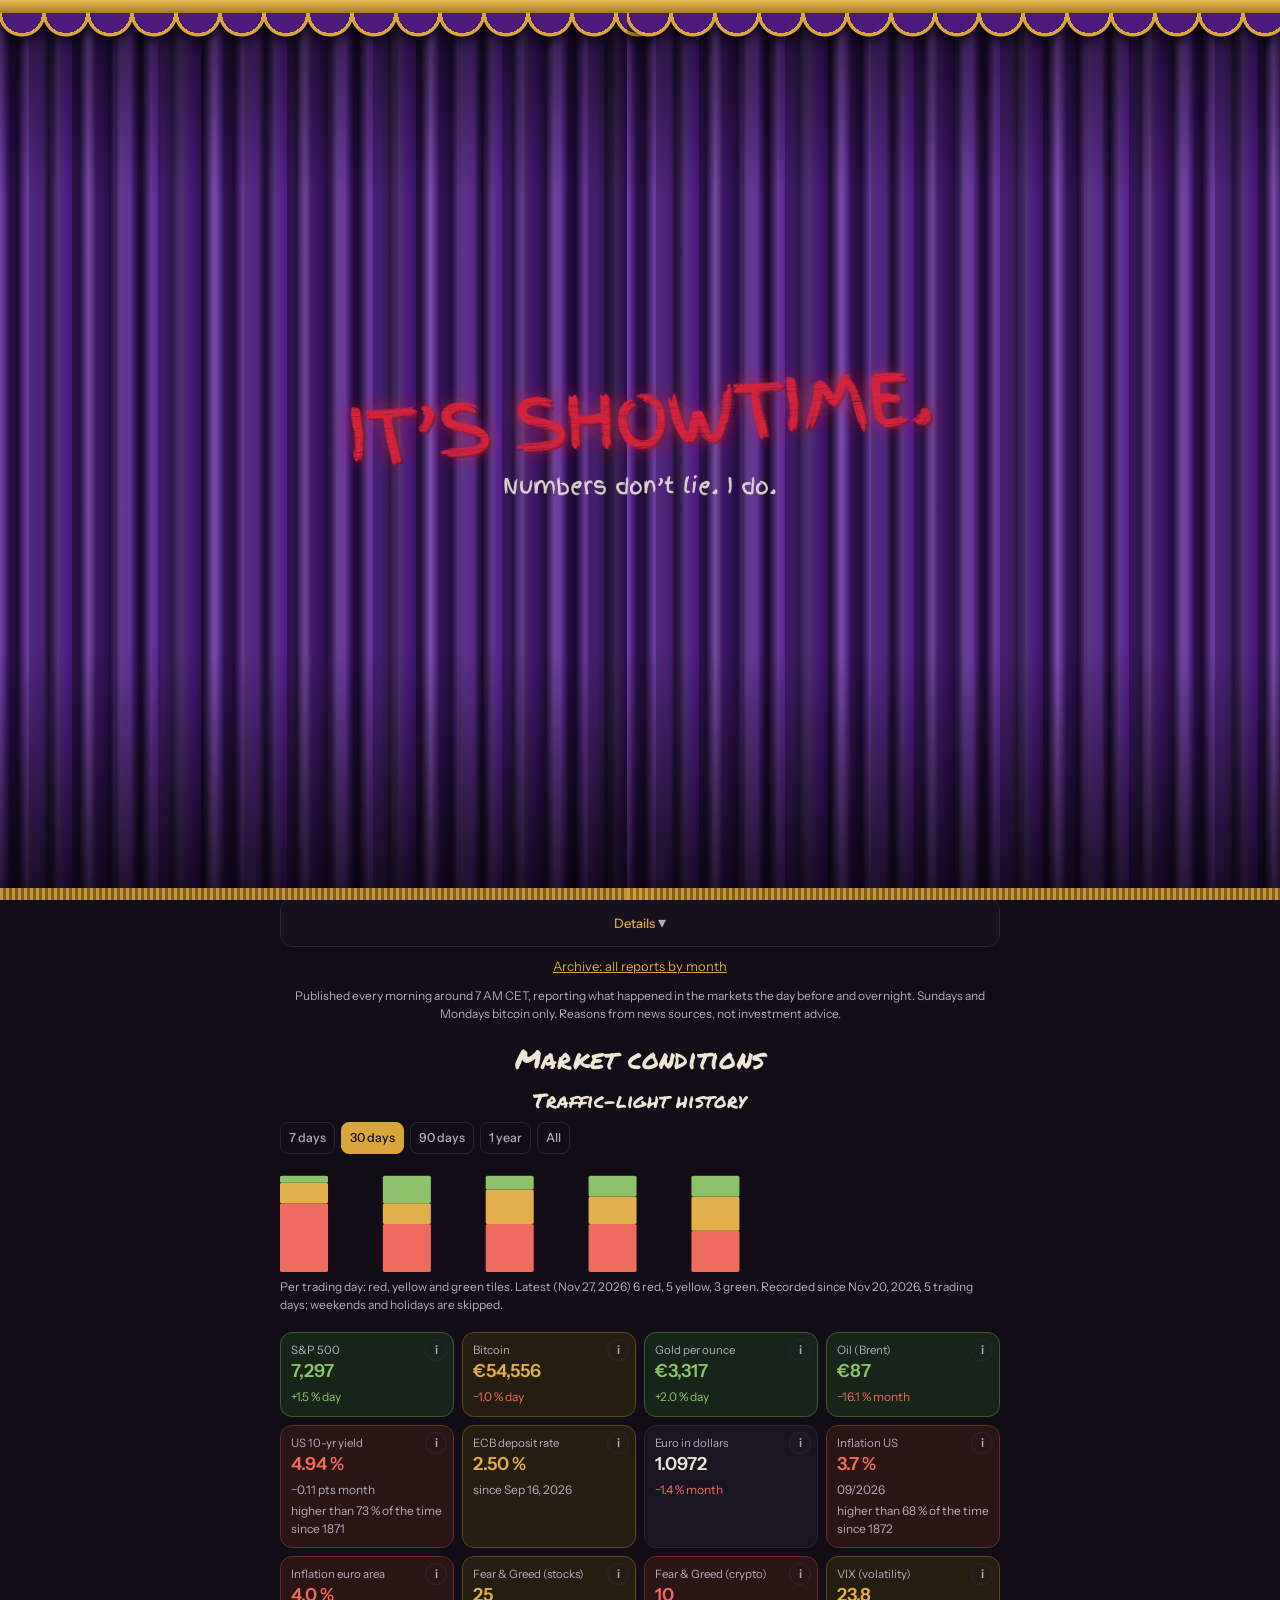
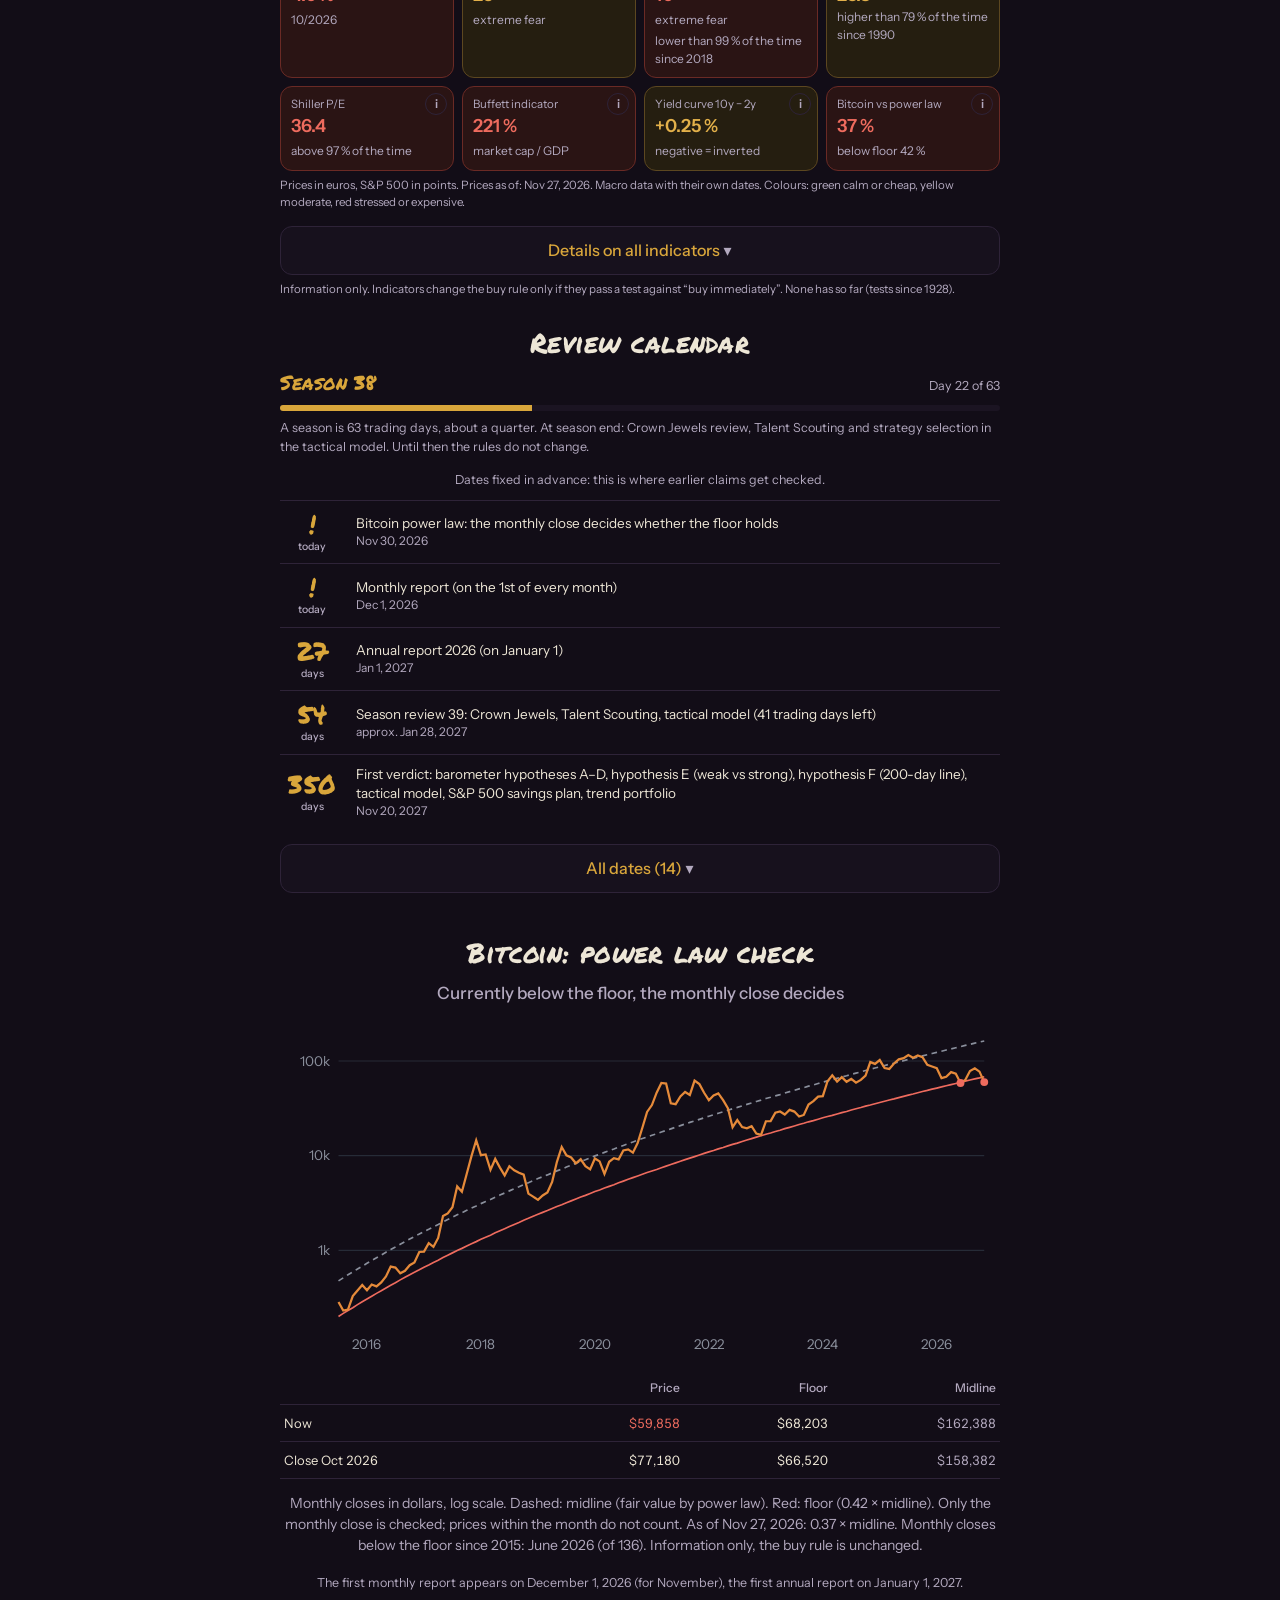
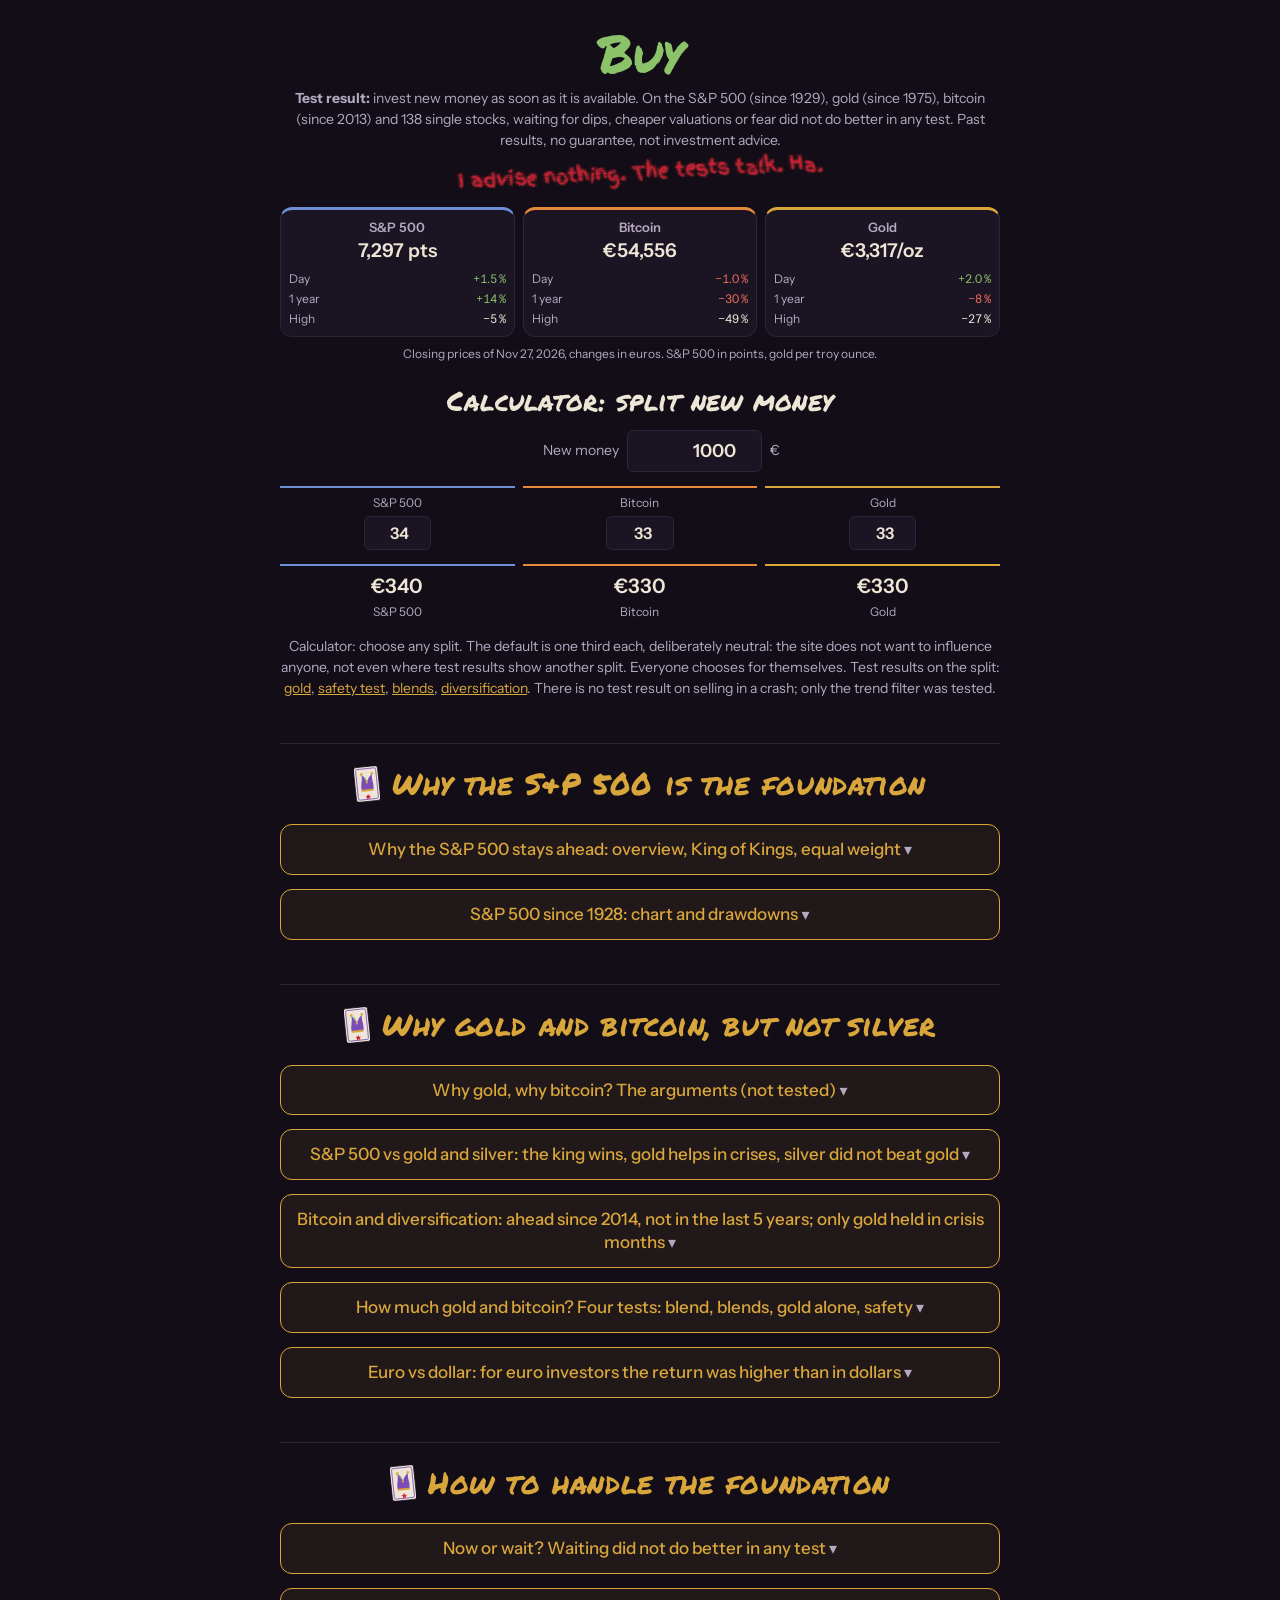
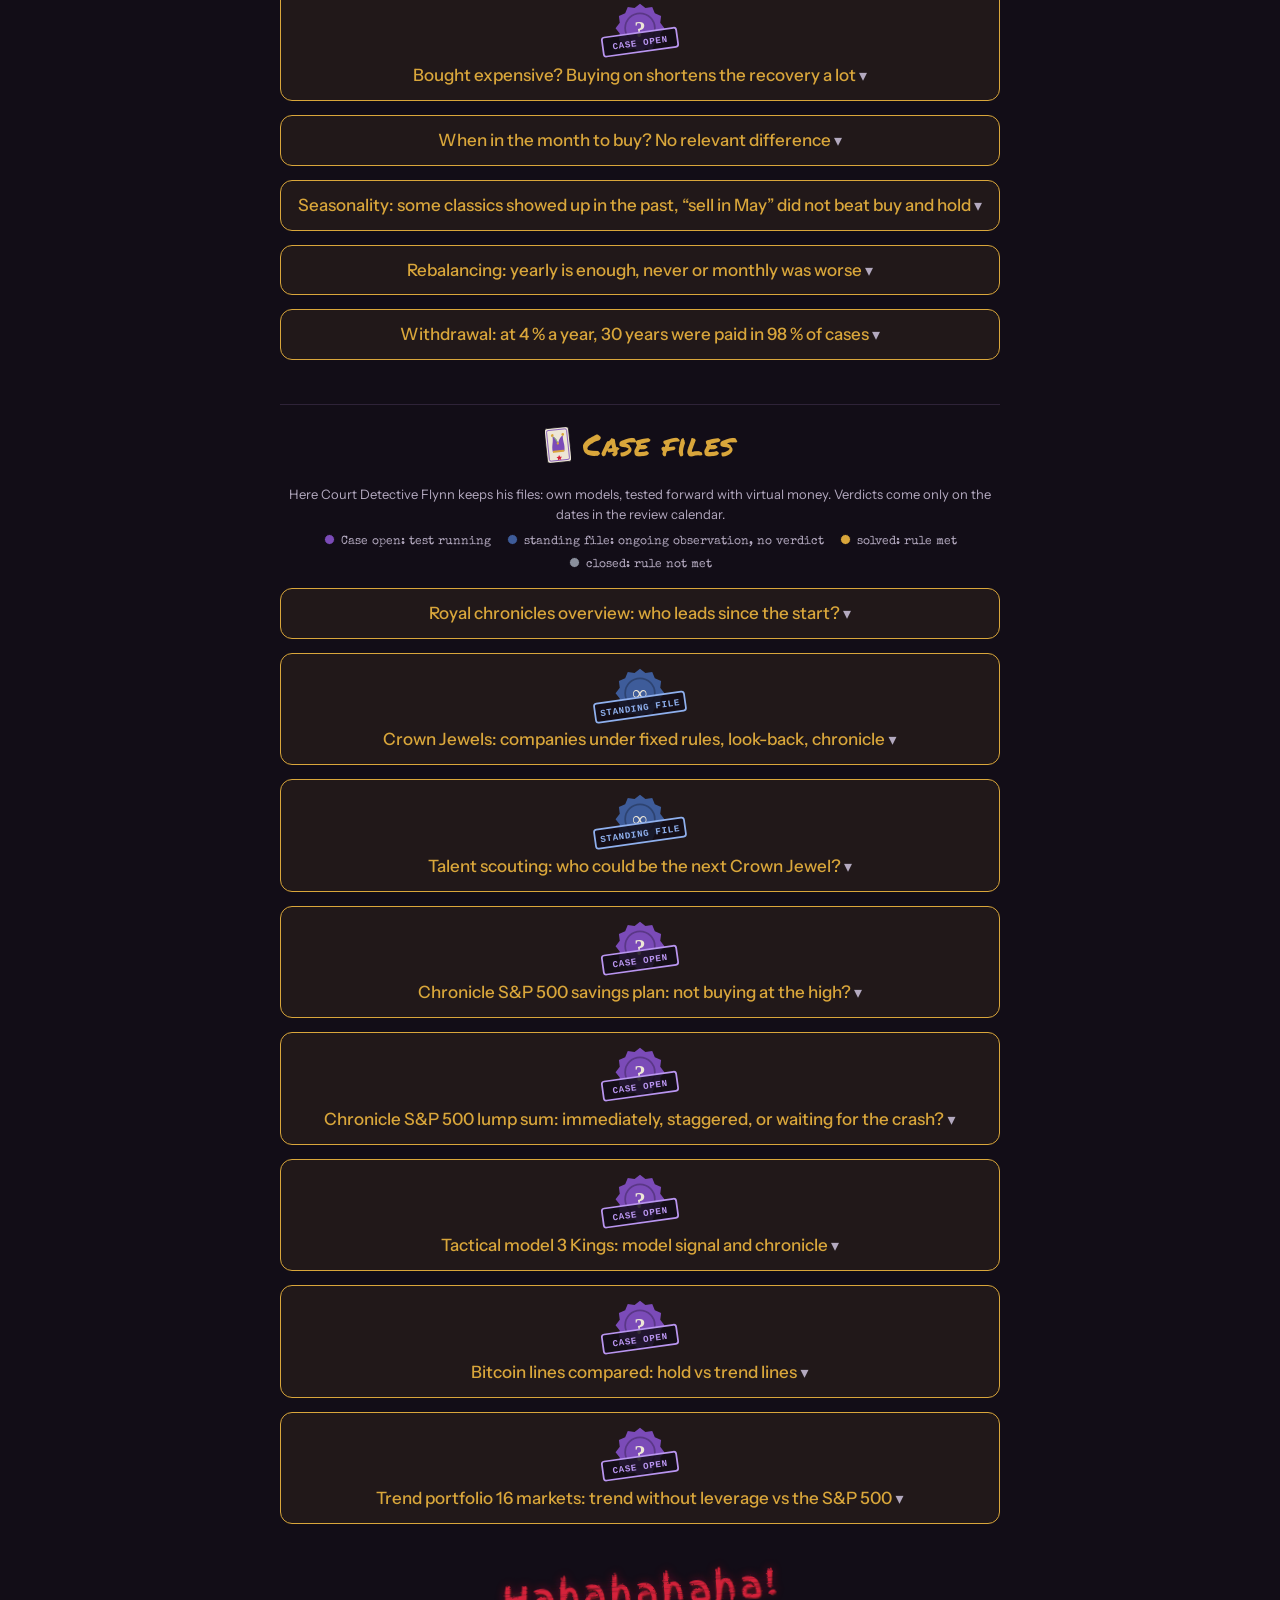
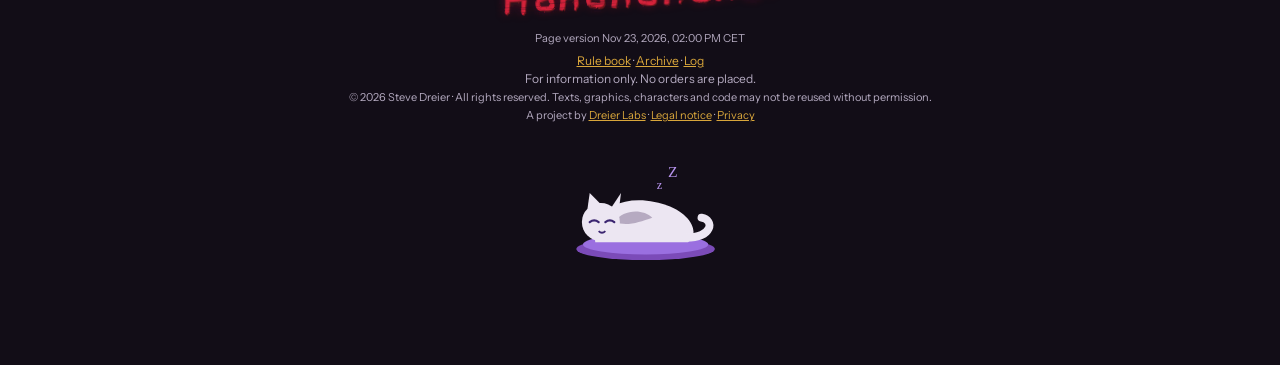
<file: site/index.html>
<!DOCTYPE html>
<html lang="de"><head><meta name="tdm-reservation" content="1"><meta name="copyright" content="© 2026 Steve Dreier"><meta charset="utf-8">
<meta name="viewport" content="width=device-width,initial-scale=1,viewport-fit=cover">
<meta name="robots" content="index,follow"><meta name="theme-color" content="#120D17"><link rel="stylesheet" href="fonts/fonts.css"><link rel="icon" href="favicon.ico" sizes="any"><link rel="icon" href="favicon.svg" type="image/svg+xml"><link rel="icon" href="favicon-32.png" type="image/png" sizes="32x32"><link rel="icon" href="favicon-192.png" type="image/png" sizes="192x192"><link rel="apple-touch-icon" href="apple-touch-icon.png"><title>3Kings</title><meta name="description" content="3Kings: Drei Könige regieren, der Joker prüft, ob sie es verdienen. Experimentelles Labor, eigene Modelle und Tests, keine Anlageberatung."><link rel="canonical" href="https://3kings.dev/"><meta property="og:type" content="website"><meta property="og:site_name" content="3Kings"><meta property="og:title" content="3Kings"><meta property="og:description" content="Drei Könige regieren. Der Joker prüft, ob sie es verdienen. Experimentelles Labor, keine Anlageberatung."><meta property="og:url" content="https://3kings.dev/"><meta property="og:image" content="https://3kings.dev/og.png"><meta property="og:image:width" content="1200"><meta property="og:image:height" content="630"><meta name="twitter:card" content="summary_large_image">
<style>
:root{--ink:#0F1218;--slate:#171B24;--line:#262B37;--text:#E9E4D8;--mute:#8A8F9C;
--btc:#E58A3A;--spy:#6C8FD6;--gld:#D9B34A;--ok:#6FBF8E;--warn:#E8A33D;--bad:#E26D5C;
--serif:"Iowan Old Style","Palatino Linotype",Palatino,Georgia,serif;--sans:system-ui,-apple-system,"Segoe UI",sans-serif}
*{box-sizing:border-box}
html{color-scheme:dark}
body{margin:0;background:var(--ink);color:var(--text);font:16px/1.5 var(--sans);-webkit-font-smoothing:antialiased;
padding:max(22px,env(safe-area-inset-top)) 18px max(40px,env(safe-area-inset-bottom))}
main{max-width:720px;margin:0 auto;text-align:center}
.crown{width:34px;height:26px;color:var(--gld)}
h1{font:600 40px/1.1 var(--serif);letter-spacing:.01em;margin:6px 0 6px}
.stamp{color:var(--mute);font-size:13px}
.alert{margin:18px 0 0;padding:12px 14px;border:1px solid var(--bad);border-radius:6px;color:#F3C4BC;background:#2A1512;text-align:left;font-size:14px}
.verdict{margin:34px 0 8px}
.verdict h2{font:500 34px/1.15 var(--serif);margin:0}
.verdict p{margin:6px 0 0;color:var(--mute);font-size:14px}
.verdict.act h2{color:var(--warn)}.verdict.hero{margin:30px 0 0}.verdict.hero h2{font-size:56px;letter-spacing:-.01em}.verdict.hero h2.buy{color:#7FD39A}.verdict.hero h2.wait{color:var(--gld)}.verdict.small{margin:20px 0 8px}.verdict.small h2{font-size:24px}section.first{margin-top:22px}table.pf{margin:14px 0}table.pf td:last-child{color:var(--mute)}table.pf td{font-size:13px;line-height:1.4;padding:9px 4px}table.pf th{font-size:12px}section.pruef{margin-top:64px;padding-top:28px;border-top:1px solid var(--line)}.money label{min-width:8.5em;text-align:right}
.banners{display:grid;grid-template-columns:repeat(3,1fr);gap:12px;margin:26px 0 0}
.banner{display:flex;flex-direction:column;align-items:center;gap:8px}
.banner h3{font:600 15px/1.2 var(--sans);margin:0;color:var(--text)}
.pole{position:relative;width:100%;height:190px;background:var(--slate);border:1px solid var(--line);
border-radius:3px 3px 36px 36px / 3px 3px 22px 22px;overflow:hidden}
.fill{position:absolute;left:0;right:0;bottom:0;height:0;background:var(--c);opacity:.9;transition:height 1.1s cubic-bezier(.2,.8,.2,1)}
.fill::before{content:"";position:absolute;inset:0;background:linear-gradient(90deg,rgba(255,255,255,.14),transparent 30%,transparent 70%,rgba(0,0,0,.18))}
.tick{position:absolute;left:0;right:0;height:0;border-top:2px dashed var(--text);opacity:.8}
.pct{font:600 30px/1 var(--serif)}
.pct small{font-size:16px}
.verb{font-size:14px;line-height:1.3;margin-top:-2px}
.verb.up{color:var(--ok)}.verb.down{color:var(--warn)}.verb.out{color:var(--mute)}
.why{color:var(--mute);font-size:12px;line-height:1.35;max-width:14em;margin-top:-2px}
section{margin-top:44px;text-align:center}
.money{display:flex;flex-wrap:wrap;justify-content:center;align-items:center;gap:8px;margin:0 0 14px}.money .only{display:flex;align-items:center;gap:6px;font-size:13px}.money .only input{width:auto;padding:0}.money input{width:7.5em;background:var(--slate);color:var(--text);border:1px solid var(--line);border-radius:6px;padding:9px 10px;font:600 18px var(--sans);text-align:right}.money input:focus-visible{outline:2px solid var(--gld);outline-offset:2px}
.split{display:grid;grid-template-columns:repeat(4,1fr);gap:8px;margin-bottom:14px}.split div{border-top:2px solid var(--c,var(--line));padding-top:8px}.split b{display:block;font:600 20px var(--serif)}.split span{font-size:12px;color:var(--mute)}.ind{display:grid;grid-template-columns:14px 1fr auto;gap:4px 10px;align-items:baseline;padding:10px 0;border-top:1px solid var(--line);text-align:left}.ind i{width:10px;height:10px;border-radius:50%;display:inline-block;background:#8A8F9C}.ind .gruen{background:#5FBF7A}.ind .gelb{background:#D9B34A}.ind .rot{background:#D9634A}.ind b{font:600 15px var(--sans)}.ind em{font-style:normal;font:600 16px var(--serif);text-align:right}.ind small{grid-column:2/4;color:var(--mute);font-size:12.5px;line-height:1.45}.verdictline{margin:6px 0 12px;font-size:14px;line-height:1.5}.verdictline b{font:600 16px var(--serif)}
.cheap{width:100%;border-collapse:collapse;font-size:13px;margin-top:6px}.cheap td{padding:6px 4px;border-bottom:1px solid var(--line);text-align:right}.cheap td:first-child{text-align:left}
h4{font:500 22px/1.2 var(--serif);margin:0 0 14px}
.bar{display:flex;height:12px;border-radius:6px;overflow:hidden;background:var(--slate);border:1px solid var(--line)}
.bar i{display:block;height:100%}
.legend{display:flex;justify-content:center;gap:16px;flex-wrap:wrap;margin-top:10px;font-size:13px;color:var(--mute)}
.legend b{color:var(--text);font-weight:600}
.dot{display:inline-block;width:9px;height:9px;border-radius:50%;margin-right:6px}
.season{height:6px;background:var(--slate);border-radius:3px;overflow:hidden;margin:10px 0 8px}
.season i{display:block;height:100%;background:var(--gld);width:0;transition:width 1.1s cubic-bezier(.2,.8,.2,1)}
.mute{color:var(--mute);font-size:14px}
.pair{display:grid;grid-template-columns:1fr 1fr;gap:12px;margin:0 0 16px}
.pair div{border-top:1px solid var(--line);padding-top:10px}
.pair b{display:block;font:600 30px/1.1 var(--serif)}
.pair span{font-size:13px;color:var(--mute)}
svg.chart{width:100%;height:auto;display:block}
.empty{padding:22px 0;color:var(--mute);font-size:14px}
details{margin-top:44px;text-align:left}
summary{cursor:pointer;text-align:center;font:500 22px/1.2 var(--serif);list-style:none;padding:6px 0}
summary::-webkit-details-marker{display:none}
summary::after{content:" ▾";color:var(--mute);font-size:16px}details[open] summary::after{content:" ▴"}
summary:focus-visible{outline:2px solid var(--gld);outline-offset:4px}
table{width:100%;border-collapse:collapse;margin-top:14px;font-size:13px;font-variant-numeric:tabular-nums}
th,td{padding:7px 4px;text-align:right;border-bottom:1px solid var(--line)}
th{color:var(--mute);font-weight:500}th:first-child,td:first-child{text-align:left}
footer{margin-top:44px;color:var(--mute);font-size:12px}
@media(min-width:560px){.pole{height:230px}.pct{font-size:36px}h1{font-size:48px}}
@media(prefers-reduced-motion:reduce){.fill,.season i{transition:none}}
.lang{display:flex;justify-content:flex-end;gap:2px;font-size:12px;margin-bottom:-8px}.lang a{color:var(--mute);text-decoration:none;padding:4px 8px;border:1px solid var(--line);border-radius:4px}.lang a.on{color:var(--ink);background:var(--gld);border-color:var(--gld)}
.cards{display:grid;grid-template-columns:repeat(3,1fr);gap:8px;margin:22px 0 0}.card{background:var(--slate);border:1px solid var(--line);border-top:3px solid var(--c);border-radius:6px;padding:10px 8px 8px}.card h3{font:600 13px/1.2 var(--sans);margin:0 0 4px;color:var(--mute)}.card .px{font:600 19px/1.15 var(--serif)}.card dl{display:grid;grid-template-columns:1fr auto;gap:2px 4px;margin:8px 0 0;font-size:12px;text-align:left}.card dt{color:var(--mute)}.card dd{margin:0;text-align:right;font-variant-numeric:tabular-nums}
.weights{display:grid;grid-template-columns:repeat(3,1fr);gap:8px;margin:0 0 14px}.weights label{display:flex;flex-direction:column;align-items:center;gap:4px;font-size:12px;color:var(--mute);border-top:2px solid var(--c);padding-top:6px}.weights input{width:4.2em;background:var(--slate);color:var(--text);border:1px solid var(--line);border-radius:6px;padding:6px;font:600 16px var(--sans);text-align:right}.weights input:focus-visible{outline:2px solid var(--gld);outline-offset:2px}.weights em{font-style:normal;display:none}
.kj{margin:56px 0 18px;text-align:center;color:var(--gld)}.kj svg{width:30px;height:30px;display:block;margin:0 auto 10px}.kj h3{font:500 38px/1.1 var(--serif);letter-spacing:.02em;margin:0;color:var(--gld)}.kj p{margin:8px 0 0;color:var(--mute);font-size:14px}.lang{justify-content:space-between;align-items:center;position:relative}.lang .l{display:flex;gap:2px}
.menu{color:var(--mute);background:none;border:1px solid var(--line);border-radius:4px;padding:0 9px;height:28px;font-size:12px;line-height:1;cursor:pointer;display:flex;align-items:center}
.menu svg{width:15px;height:15px}.menu[aria-expanded="true"]{color:var(--ink);background:var(--gld);border-color:var(--gld)}
.menu:focus-visible,.nav a:focus-visible{outline:2px solid var(--gld);outline-offset:2px}
.nav{position:absolute;top:calc(100% + 6px);left:0;z-index:40;width:min(290px,88vw);max-height:70vh;overflow-y:auto;background:#12161E;border:1px solid var(--line);border-radius:8px;padding:6px 0;box-shadow:0 12px 32px rgba(0,0,0,.45);text-align:left}
.nav[hidden]{display:none}.lang .nav a{display:block;padding:8px 14px;color:var(--text);text-decoration:none;font-size:14px;border:0;border-radius:0}.lang .nav a:hover{background:#1A1F2A}.nav .grp{padding:10px 14px 2px;font-size:11.5px;color:var(--mute)}
section,.kj{scroll-margin-top:16px}.grp-h{margin:72px 0 -18px;padding-top:22px;border-top:1px solid var(--line);font:500 13px/1 var(--sans);color:var(--gld);letter-spacing:.04em;text-align:center}details.more{margin-top:12px}details.more>summary{cursor:pointer;color:var(--gld);font-size:14px}.totop{position:fixed;right:14px;bottom:max(16px,env(safe-area-inset-bottom));z-index:30;height:36px;padding:0 12px;border-radius:6px;border:1px solid var(--line);background:rgba(15,18,24,.9);-webkit-backdrop-filter:blur(6px);backdrop-filter:blur(6px);color:var(--gld);font-size:13px;display:flex;align-items:center;gap:6px;cursor:pointer;opacity:0;pointer-events:none;transition:opacity .2s}.totop.on{opacity:1;pointer-events:auto}.totop:focus-visible{outline:2px solid var(--gld);outline-offset:2px}@media(prefers-reduced-motion:reduce){.totop{transition:none}}html,body{overflow-x:hidden}.sub{color:var(--gld);font:500 15px/1.2 var(--sans);letter-spacing:.06em;margin:-2px 0 8px}
.kjl{margin:18px 0 10px}.kjr{display:grid;grid-template-columns:24px 1fr auto;column-gap:8px;row-gap:4px;padding:9px 0;border-top:1px solid var(--line);text-align:left}
.kjr:last-child{border-bottom:1px solid var(--line)}.kjn{grid-row:1/4;font:500 18px/1 var(--serif);color:var(--gld);padding-top:2px}
.kjm b{display:block;font:600 13.5px/1.25 var(--sans)}.kjm span{font-size:11.5px;color:var(--mute)}
.kjv{text-align:right}.kjv b{display:block;font:500 16px/1.1 var(--serif);color:var(--text)}.kjv span{font-size:11px;color:var(--mute)}
.kjb{grid-column:2/4;height:3px;background:#1E2330;border-radius:2px;overflow:hidden}.kjb i{display:block;height:100%;background:linear-gradient(90deg,#8C7330,var(--gld))}
.kjx{grid-column:2/4;display:flex;justify-content:space-between;font-size:11px;color:var(--mute)}.disc{color:var(--mute);font-size:12px;margin:0 0 6px}
.glance{margin-top:20px}.glance .gg{display:grid;grid-template-columns:1fr 1fr;gap:8px}@media(min-width:700px){.glance .gg{grid-template-columns:repeat(4,1fr)}}
.gt{border:1px solid var(--line);border-radius:8px;padding:9px 10px;text-align:left;background:#12161E}.gt span{display:block;font-size:11.5px;color:var(--mute)}.gt b{display:block;font:500 18px/1.2 var(--serif);margin-top:2px}.gt i{font-style:normal;font-size:12px}.gt i.up{color:var(--ok)}.gt i.dn{color:var(--bad)}.gt i.n{color:var(--mute)}.gt.g{border-color:#3F7356;background:#12201A}.gt.g b{color:var(--ok)}.gt.y{border-color:#7A5A22;background:#211B10}.gt.y b{color:var(--warn)}.gt.r{border-color:#80403A;background:#251412}.gt.r b{color:var(--bad)}
.glance .gn{font-size:11.5px;color:var(--mute);margin-top:6px;text-align:left}
/* Hofjoker-Design 2026-11-22 */
:root{--ink:#120D17;--slate:#1B1422;--line:#2E2338;--text:#EDE6D6;--mute:#B3A9BF;--ok:#8BC26A;--warn:#E2B04A;--bad:#EE6B5E;--gld:#D9A63B;--violet:#7B4BB8;--jgreen:#8BC26A;
--display:"Permanent Marker","Comic Sans MS",cursive;--title:"Rubik Wet Paint","Permanent Marker",cursive;--serif:"Instrument Sans",system-ui,-apple-system,"Segoe UI",sans-serif;--sans:"Instrument Sans",system-ui,-apple-system,"Segoe UI",sans-serif}
body{background:var(--ink)}a{color:#C9A6F2}a:hover{color:#E4D2FA}
.totop{background:rgba(18,13,23,.92);color:var(--gld)}
h1{font-family:var(--display);font-weight:400;letter-spacing:.01em}
h2{font-family:var(--display);font-weight:400;font-size:30px}
h1{font-family:var(--title);font-size:60px;line-height:1;margin:4px 0 6px}@media(min-width:560px){h1{font-size:76px}}
h4{font:400 27px/1.15 var(--display);letter-spacing:.01em}
summary{font:400 24px/1.25 var(--display)}details.more>summary{font:500 14px/1.4 var(--sans);color:var(--gld)}
.verdict h2{font-family:var(--display);font-weight:400}.verdict.hero h2{font-size:52px;letter-spacing:0}.verdict.hero h2.buy{color:var(--jgreen)}
.kj{color:var(--gld)}.kj h3{font:400 42px/1.05 var(--display);letter-spacing:.01em}
.grp-h{font:400 30px/1 var(--display);letter-spacing:.02em;color:var(--gld);display:flex;align-items:center;justify-content:center;gap:12px;margin:44px 0 22px}
.grp-h svg{width:26px;height:36px;flex:none}
.crown{width:84px;height:84px;color:inherit;display:block;margin:0 auto -6px}
.sub{color:var(--jgreen);letter-spacing:.04em;font-weight:600}
.motto{font:400 21px/1.3 var(--display);color:var(--text);margin:calc(min(430px,100vw)/2 - 148px) auto 6px;max-width:22em}
.tagcol{display:flex;flex-direction:column;align-items:center;max-width:100%}.sticker{display:inline-block;transform:rotate(-3deg);background:var(--jgreen);color:var(--ink);font:600 12.5px/1 var(--sans);padding:7px 12px;border-radius:6px;margin:6px 0 14px}
.gt{background:var(--slate);border-radius:12px}.gt b{font-weight:600}
.gt.g{border-color:#3B5A33;background:#16241A}.gt.y{border-color:#5C4720;background:#251E10}.gt.r{border-color:#6A2A25;background:#2A1414}
.nav{background:#170F1D}.lang .nav a:hover{background:#241A2D}.lang a.on{background:var(--gld);border-color:var(--gld)}
.card{border-radius:12px}.kjn{font:400 19px/1 var(--display);color:var(--gld)}.kjb{background:#2A1F33}.kjb i{background:linear-gradient(90deg,var(--violet),var(--jgreen))}
.split b,.pair b,.pct,.ind em,.kjv b,.verdictline b{font-weight:600}

/* Joker-Atmosphäre 2026-11-22 */
body::before{content:"";position:fixed;inset:0;z-index:-1;pointer-events:none;background:radial-gradient(70% 45% at 0% 0%,rgba(123,75,184,.28),transparent 70%),radial-gradient(60% 40% at 100% 100%,rgba(139,194,106,.12),transparent 70%),radial-gradient(40% 30% at 100% 10%,rgba(123,75,184,.14),transparent 70%)}
body{background:#120D17}
.sticker{box-shadow:3px 3px 0 #7B4BB8}
.pf th.sk{cursor:pointer;text-decoration:underline dotted;text-underline-offset:3px}.pf th.sk:focus-visible{outline:2px solid var(--gld);outline-offset:2px}.tgbar{display:inline-flex;align-items:center;gap:8px;margin:12px auto 6px;padding:11px 22px;background:var(--gld);color:#1b1408;border-radius:999px;font-size:15px;font-weight:700;text-decoration:none;text-align:center;max-width:100%;box-shadow:0 0 0 3px rgba(217,179,74,.25),0 6px 18px rgba(0,0,0,.35)}.tgbar:hover{filter:brightness(1.08)}
.crown{filter:drop-shadow(0 6px 18px rgba(123,75,184,.45))}

/* Jokerlachen 2026-11-22 */
.joker{display:block;width:max-content;max-width:92%;margin:10px auto 2px;font:400 17px/1.25 var(--display);color:#E0473C;transform:rotate(-3deg);text-shadow:0 0 1px rgba(224,71,60,.4)}
.joker.r{transform:rotate(2.5deg);margin-left:auto;margin-right:4%}
.capbtn{background:none;border:0;padding:0;margin:0 auto;display:block;cursor:pointer;position:relative;-webkit-tap-highlight-color:transparent}
.capbtn:focus-visible{outline:2px solid var(--gld);outline-offset:4px;border-radius:12px}
.capbtn .haha{position:absolute;right:86%;top:6px;font:400 26px/1 var(--display);color:#E0473C;white-space:nowrap;opacity:0;transform:rotate(-12deg) scale(.6);pointer-events:none;transform-origin:right center}
.capbtn.laugh .crown{animation:jingle .6s ease-in-out}
.capbtn.laugh .haha{animation:haha 1.6s ease-out}
@keyframes jingle{0%,100%{transform:rotate(0)}20%{transform:rotate(-12deg)}40%{transform:rotate(10deg)}60%{transform:rotate(-7deg)}80%{transform:rotate(4deg)}}
@keyframes haha{0%{opacity:0;transform:rotate(-12deg) scale(.6)}15%{opacity:1;transform:rotate(-12deg) scale(1.1)}70%{opacity:1}100%{opacity:0;transform:rotate(-12deg) translateY(-14px) scale(1)}}
@media(prefers-reduced-motion:reduce){.capbtn.laugh .crown{animation:none}.capbtn.laugh .haha{animation:none;opacity:1}}
.hahafoot{margin-top:18px;font:400 15px/1 var(--display);color:#5A2420;letter-spacing:.35em;text-align:center;user-select:none}

/* i-Erklärungen, Verlauf, Kalender 2026-11-22 */
.gt{position:relative}details.tip{position:absolute;top:6px;right:6px;margin:0}details.tip>summary::after,details.tip[open]>summary::after{content:none}details.tip>summary{padding:0;display:block}.tip>summary{list-style:none;width:22px;height:22px;border-radius:50%;border:1px solid var(--line);color:var(--mute);font:600 12px/20px var(--sans);text-align:center;cursor:pointer;font-family:var(--sans)}
.tip>summary::-webkit-details-marker{display:none}.tip[open]>summary{background:var(--gld);color:var(--ink);border-color:var(--gld)}
.tip>p{position:absolute;right:0;top:28px;z-index:20;width:min(240px,70vw);margin:0;padding:10px 12px;background:#241A2D;border:1px solid #3A2C47;border-radius:10px;font:400 12.5px/1.45 var(--sans);color:var(--text);box-shadow:0 10px 24px rgba(0,0,0,.45)}
.gt span{padding-right:22px}
.cal{margin-top:28px}.cal ol{list-style:none;margin:10px 0 0;padding:0;text-align:left}.cal li{display:grid;grid-template-columns:64px 1fr;gap:12px;align-items:center;padding:10px 0;border-top:1px solid var(--line)}
.cal .cd{font:400 26px/1 var(--display);color:var(--gld);text-align:center}.cal .cd small{display:block;font:500 10.5px/1.2 var(--sans);color:var(--mute);margin-top:4px}.cal .tx{font-size:13.5px;line-height:1.4}.cal .tx span{display:block;font-size:12px;color:var(--mute)}
.bh{margin-top:12px;text-align:left}.bh .seg{display:flex;flex-wrap:wrap;gap:6px;margin:8px 0}.bh .seg button{min-height:32px;padding:0 8px;font-size:13px;border-radius:8px;border:1px solid var(--line);background:none;color:var(--mute);font:500 12.5px var(--sans);cursor:pointer}.bh .seg button[aria-pressed="true"]{background:var(--gld);color:var(--ink);border-color:var(--gld)}

/* Einsteiger-Guide 2026-11-22 */
details.guide{margin:12px auto 0;max-width:640px}details.guide>summary{text-align:center}
.gd{text-align:left;margin-top:8px;padding:14px 16px;background:var(--slate);border:1px solid var(--line);border-radius:12px}.gd p{margin:0 0 10px;font-size:13.5px;line-height:1.55;color:#D8D0E2}.gd p:last-child{margin:0}.gd b{color:var(--text)}.gd i{font-style:normal;color:var(--gld)}

/* Experimentell sichtbar 2026-11-22 */
.disc{display:inline-block;margin:8px auto 4px;padding:6px 12px;border:2px solid #E0473C;border-radius:6px;color:#F08A80;font:600 12.5px/1.3 var(--sans);letter-spacing:.02em}

/* Unterschrift des Jokers 2026-11-22 */
#app>h1::after{content:"";display:block;width:min(260px,62%);height:16px;margin:2px auto 0;background:url("data:image/svg+xml,%3Csvg xmlns='http://www.w3.org/2000/svg' viewBox='0 0 160 14'%3E%3Cpath d='M3 9 C 30 3, 55 12, 82 6 S 130 4, 157 8' fill='none' stroke='%23D8443A' stroke-width='5' stroke-linecap='round' opacity='.9'/%3E%3Cpath d='M20 11 C 60 7, 100 12, 140 9' fill='none' stroke='%23D8443A' stroke-width='2' stroke-linecap='round' opacity='.55'/%3E%3C/svg%3E") center/contain no-repeat}

/* Joker: reingeschmiert, jede Notiz anders 2026-11-22 */
.joker{font-family:"Finger Paint",var(--display);font-weight:400;color:#D4213A;filter:url(#smear);text-shadow:1px 1px 0 rgba(224,71,60,.35),-1px 0 3px rgba(224,71,60,.45),2px -1px 1px rgba(150,30,25,.4);opacity:.94}
.joker.v1{transform:rotate(-5deg) skewX(-6deg);margin:14px 0 4px 2%;font-size:21px}
.joker.v2{transform:rotate(3.5deg);margin:12px 3% 0 auto;font-size:18px;letter-spacing:.02em}
.joker.v3{transform:rotate(-2deg) skewX(8deg);margin:12px auto 0 12%;font-size:16px}
.joker.v5{transform:rotate(-4deg) skewX(-5deg);margin:26px auto 14px;font-size:38px;letter-spacing:.04em;text-align:center;opacity:1;text-shadow:0 0 10px rgba(212,33,58,.45),1px 1px 0 rgba(150,30,25,.6)}

/* Showtime-Eröffnung 2026-11-22 */
#show{position:fixed;inset:0;z-index:9999;overflow:hidden;background:#0b0610;cursor:pointer;-webkit-tap-highlight-color:transparent}
#show{transition:background .9s ease-out}
#show.open{background:transparent}
#show .cu{position:absolute;top:0;bottom:0;width:51%;overflow:hidden;transition:transform 1.3s cubic-bezier(.65,0,.25,1);box-shadow:0 0 50px rgba(0,0,0,.85)}
#show .fd{position:absolute;inset:-4px -14px;background:linear-gradient(180deg,rgba(0,0,0,.55),transparent 22%,transparent 72%,rgba(0,0,0,.7)),repeating-linear-gradient(90deg,rgba(0,0,0,.6) 0,rgba(255,255,255,.13) 10px,rgba(0,0,0,0) 19px,rgba(0,0,0,.55) 31px),repeating-linear-gradient(90deg,rgba(0,0,0,.35) 0,rgba(255,255,255,.09) 15px,rgba(0,0,0,.4) 24px,rgba(0,0,0,0) 43px),#5a1f96;animation:sway 3.4s ease-in-out infinite alternate;transform-origin:50% 0}
@keyframes sway{from{background-position:0 0,0 0,0 0;transform:skewX(-1.1deg)}to{background-position:0 0,16px 0,-11px 0;transform:skewX(1.1deg)}}
#show .cu::before{content:"";position:absolute;left:0;right:0;top:0;height:50px;z-index:2;background:radial-gradient(circle at 50% 0,#4b1a7a 0 20px,#D9A63B 20px 23px,transparent 24px) 0 13px/44px 32px repeat-x,linear-gradient(#E8BE55,#9a7020) 0 0/100% 15px no-repeat;filter:drop-shadow(0 5px 6px rgba(0,0,0,.65))}
#show .cu::after{content:"";position:absolute;left:0;right:0;bottom:0;height:12px;z-index:2;background:repeating-linear-gradient(90deg,#D9A63B 0 3px,#8c6620 3px 6px);opacity:.9}
#show .cl{left:0;transform-origin:left center}#show .cr{right:0;transform-origin:right center}
#show.open .cl{transform:scaleX(.12) translateX(-25%)}#show.open .cr{transform:scaleX(.12) translateX(25%)}
#show .st{position:absolute;left:0;right:0;top:50%;transform:translateY(-58%);text-align:center;pointer-events:none;transition:opacity .35s}
#show.open .st{opacity:0}
#show .st1{display:block;font:400 clamp(34px,11vw,72px)/1.05 "Finger Paint",var(--display);color:#D4213A;filter:url(#smear);text-shadow:0 0 18px rgba(212,33,58,.7),2px 2px 0 rgba(120,20,25,.7);animation:slam .45s cubic-bezier(.2,1.6,.4,1) .35s both}
#show .st2{display:block;margin-top:16px;font:400 clamp(15px,4.4vw,22px)/1.3 "Finger Paint",var(--display);color:#EDE6D6;opacity:0;animation:fadein .5s ease-out 1.2s forwards}
@keyframes slam{from{opacity:0;transform:scale(2.6) rotate(-9deg)}to{opacity:1;transform:scale(1) rotate(-4deg)}}
@keyframes fadein{to{opacity:.9}}
.jcard{position:absolute;width:48px;height:68px;z-index:50;transform:rotate(28deg);filter:drop-shadow(3px 5px 4px rgba(0,0,0,.6));cursor:pointer;pointer-events:auto}
.jcard svg{display:block;width:100%;height:100%}
.joker.zack{position:absolute;margin:0;font-size:20px;z-index:51;pointer-events:none;transform:rotate(-14deg);white-space:nowrap;animation:zk 1.3s ease-out forwards}
@keyframes zk{0%{opacity:0;scale:.4}15%{opacity:1;scale:1.25}70%{opacity:1;scale:1}100%{opacity:0;scale:1}}
.dot{position:fixed;width:7px;height:7px;border-radius:50%;background:#D4213A;z-index:52;pointer-events:none}
.tri{border-left:4px solid var(--c);background:var(--slate);border-radius:0 10px 10px 0;padding:10px 12px;margin:0 0 10px}
.trh{display:flex;justify-content:space-between;align-items:baseline;gap:8px;flex-wrap:wrap}.trh b{font:400 17px/1.2 var(--display);color:var(--c)}.trh span{font-size:12px;color:var(--mute)}.trh i{font-style:normal;letter-spacing:.12em;color:var(--c)}
.trn{font:600 28px/1.15 var(--serif);margin:4px 0 2px}.trn small{display:block;font:400 12.5px/1.3 var(--sans);color:var(--mute);margin-top:2px}
.trt{font-size:13.5px;line-height:1.5;color:var(--text);opacity:.88;margin-top:6px}
.jump{text-align:center;margin:34px 0 4px}.jump a{display:inline-block;font:500 17px/1.35 var(--sans);color:var(--gld);text-decoration:none;padding:4px 2px;border-bottom:1px solid var(--gld)}.jump a:hover{color:var(--text);border-color:var(--text)}
details.more{margin:14px 0 0}
details.more>summary{font:500 16px/1.35 var(--sans);color:var(--gld);padding:13px 10px;border:1px solid var(--line);border-radius:12px;background:rgba(27,20,34,.7);transition:border-color .2s}
details.more>summary:hover,details.more[open]>summary{border-color:var(--gld)}
details.more.big{margin:14px 0 0}details.more.big>summary{font-size:17px;border-color:var(--gld);background:rgba(217,166,59,.08)}
details.more.big[open]>summary{margin-bottom:6px}
.joker.v6{transform:rotate(-3deg) skewX(4deg);margin:10px auto 0;font-size:19px;text-align:center}
.bh{margin:6px 0 18px;text-align:left}.bhh{font:400 20px/1.2 var(--display);margin:0 0 10px;text-align:center;color:var(--text)}
.rl{text-align:center;font-size:13px;color:var(--mute);margin:10px 0 4px}.rl a{color:var(--gld);text-decoration:none;border-bottom:1px solid rgba(217,166,59,.5)}
.joker.v4{transform:rotate(-8deg);margin:6px 6% 10px auto;font-size:22px}
.joker.v2::after{content:"";display:block;height:9px;margin:2px 0 0 30%;background:url("data:image/svg+xml,%3Csvg xmlns='http://www.w3.org/2000/svg' viewBox='0 0 100 9'%3E%3Cpath d='M2 6 C 30 2, 60 8, 98 3' fill='none' stroke='%23D8443A' stroke-width='2.5' stroke-linecap='round' opacity='.8'/%3E%3C/svg%3E") left/contain no-repeat}
.joker i{display:inline-block;font-style:normal}.joker b{display:inline-block;white-space:nowrap;font-weight:400}

@media(prefers-reduced-motion:reduce){.joker{filter:none}}
</style>
<style>/* Hofdetektiv 2026-11-22 */
.verdict.small{margin:6px 0 14px}.verdict.small h2{font:500 17px/1.4 var(--sans);letter-spacing:0;color:var(--mute)}.verdict.small.act h2{color:var(--warn)}
.joker+.gn{margin-top:24px}
.subq{margin:26px 0 6px;font:600 14px/1.35 var(--sans,inherit);color:var(--gld);text-align:center}.subq:first-child{margin-top:4px}
.schloss{position:absolute;left:50%;top:40px;width:min(430px,100vw);transform:translateX(-50%);opacity:.5;pointer-events:none;z-index:0}
main#app{position:relative;z-index:1}
.sina{display:block;margin:40px auto 30px;text-align:center;background:none;border:0;padding:0;cursor:pointer;color:inherit;-webkit-tap-highlight-color:transparent}
.sina svg{width:190px;height:auto;display:block;margin:0 auto}
.sina:focus-visible{outline:2px solid var(--gld);outline-offset:6px;border-radius:12px}
.sina .tail{transform-box:view-box;transform-origin:126px 66px}.sina .ear{transform-box:view-box;transform-origin:64px 40px}
.sina.tw-tail .tail{animation:stail 1.8s ease-in-out 1}.sina.tw-ear .ear{animation:sear .5s ease-in-out 2}
@keyframes stail{0%,100%{transform:rotate(0)}25%{transform:rotate(-14deg)}55%{transform:rotate(8deg)}80%{transform:rotate(-4deg)}}
@keyframes sear{0%,100%{transform:rotate(0)}50%{transform:rotate(-12deg)}}
.schloss circle{animation:twk 6s ease-in-out infinite}.schloss circle:nth-child(2){animation-delay:-1.5s}.schloss circle:nth-child(3){animation-delay:-3s}.schloss circle:nth-child(4){animation-delay:-4.5s}.schloss circle:nth-child(5){animation-delay:-2.2s}
@keyframes twk{0%,100%{opacity:1}50%{opacity:.35}}
@media(prefers-reduced-motion:reduce){.sina.tw-tail .tail,.sina.tw-ear .ear,.schloss circle{animation:none}}
body.nacht .schloss path[fill="#F6E3A8"]{filter:drop-shadow(0 0 2px #FFD25A)}body.nacht .schloss{opacity:.62}
.sina .zz{animation:zzf 4s ease-in-out infinite}@keyframes zzf{0%,100%{opacity:.35;transform:translateY(0)}50%{opacity:1;transform:translateY(-3px)}}
@media(prefers-reduced-motion:reduce){.sina .zz{animation:none}}
#himmel{position:fixed;inset:0;z-index:0;pointer-events:none;overflow:hidden}
#himmel .st{position:absolute;inset:0;opacity:var(--nacht,0);transition:opacity 2s}
#himmel i{position:absolute;border-radius:50%;background:#F6E3A8;animation:twk 7s ease-in-out infinite}
#himmel .sun{position:absolute;inset:0;opacity:var(--tag,0);background:radial-gradient(ellipse 80% 38% at var(--sx,78%) 0,rgba(246,200,90,.2),transparent 70%);transition:opacity 2s}#himmel .sd,#himmel .mo{position:absolute;transform:translate(-50%,-50%);transition:left 3s,top 3s,opacity 2s}#himmel .sd{width:26px;height:26px;border-radius:50%;background:radial-gradient(circle,#FCE6A4 0,#F6C85A 55%,rgba(246,200,90,0) 72%);box-shadow:0 0 38px 14px rgba(246,200,90,.16);opacity:calc((var(--tag,0) - .5)*.84)}#himmel .mo{width:24px;height:24px;opacity:calc((var(--nacht,0) - .35)*1.38);filter:drop-shadow(0 0 6px rgba(246,227,168,.45))}
@media(prefers-reduced-motion:reduce){#himmel i{animation:none}}
.sinasay{min-height:22px;margin-top:8px;font:italic 13.5px/1.4 "Special Elite","Courier New",monospace;color:#b995f0}
.kjw{display:table;margin:4px 0 2px;padding:1px 8px;border-radius:10px;font:600 11px/1.6 var(--sans,inherit);font-style:normal;color:#2a1d00;background:#E8B93A;vertical-align:1px}
.sealk{display:block;margin:0 auto 4px;pointer-events:none}
.seals{display:flex;flex-wrap:wrap;gap:6px 16px;justify-content:center;margin:10px 0 4px;font:12px/1.3 "Special Elite","Courier New",monospace;color:var(--mute)}
.seals i.sl{display:inline-block;width:11px;height:11px;border-radius:50%;margin-right:6px;vertical-align:-1px;border:1.5px solid #120D17}
.seals i.o{background:#7B4BB8}.seals i.s{background:#D9A63B}.seals i.c{background:#8A8F9C}.seals i.l{background:#3E5C9A}
.lamp{position:absolute;left:max(4px,calc(50% - 450px));top:70px;width:66px;height:132px;background:none;border:0;padding:0;cursor:pointer;z-index:5;-webkit-tap-highlight-color:transparent}
body:has(#nav:not([hidden])) .lamp{z-index:0;pointer-events:none}
.lamp svg{transform-origin:6px 8px}
.lamp .ey{transform-box:fill-box;transform-origin:center}
.lamp.flynn svg{animation:fsway 2.8s ease-in-out 1}
.lamp.flynn .ey{animation:fglow 1.1s ease-in-out 2}
@keyframes fsway{0%,100%{transform:rotate(0)}15%{transform:rotate(7deg)}40%{transform:rotate(-6deg)}65%{transform:rotate(4deg)}85%{transform:rotate(-2deg)}}
@keyframes fglow{0%,100%{fill:#D9A63B;transform:scale(1);filter:none}35%,65%{fill:#FFF0B0;transform:scale(2.8);filter:drop-shadow(0 0 5px #FFD25A) drop-shadow(0 0 9px #FFC73A)}}
@media(prefers-reduced-motion:reduce){.lamp.flynn svg,.lamp.flynn .ey{animation:none}}
.lamp:focus-visible{outline:2px solid var(--gld);outline-offset:4px;border-radius:10px}
.lamp svg{width:100%;height:100%;display:block;overflow:visible}
.lamp .glow{opacity:0;transition:opacity 1.2s ease}.lamp.lit .glow{opacity:1}
.lamp .pane{fill:#3a3354;transition:fill 1.2s}.lamp.lit .pane{fill:#F6E3A8}
.lamp.lit .glow{animation:lampon 2.4s ease-out 1}
@keyframes lampon{0%{opacity:0}30%{opacity:.5}45%{opacity:.25}70%{opacity:1}100%{opacity:1}}
@media(prefers-reduced-motion:reduce){.lamp.lit .glow{animation:none}}
#kakte{position:fixed;inset:0;z-index:9000;display:none;align-items:center;justify-content:center;background:rgba(8,5,14,.72);padding:18px}
#kakte.on{display:flex}
#kakte .sheet{position:relative;max-width:420px;width:100%;max-height:84vh;overflow:auto;background:#EDE6D6;color:#1b1420;border-radius:6px;padding:22px 20px 18px;box-shadow:0 18px 60px rgba(0,0,0,.6);font:14px/1.5 "Special Elite","Courier New",monospace;transform:rotate(-.6deg)}
#kakte h3{margin:0 0 2px;font:400 22px/1.2 "Permanent Marker",cursive;color:#3b2570}
#kakte .dt{color:#6a5d78;font-size:12px;margin-bottom:12px}
#kakte ul{list-style:none;margin:0 0 12px;padding:0}#kakte li{padding:8px 0;border-top:1px dashed #b9ad98}
#kakte li b{display:block;font-weight:400;color:#6a5d78;font-size:12px}
#kakte .say{margin:10px 0 12px;padding:10px 12px;border-left:3px solid #D9A63B;background:rgba(217,166,59,.12);font-style:italic}
#kakte a{color:#3b2570}
#kakte .x{position:absolute;right:8px;top:6px;background:none;border:0;font-size:24px;line-height:1;color:#3b2570;cursor:pointer;padding:6px}
</style></head><body>
<button class="totop" id="totop" type="button"><svg viewBox="0 0 12 12" width="12" height="12" aria-hidden="true"><path d="M6 10V2M2.5 5.5 6 2l3.5 3.5" fill="none" stroke="currentColor" stroke-width="1.5" stroke-linecap="round" stroke-linejoin="round"/></svg><span id="totopl">Nach oben</span></button>
<meta name="build" content="2026-11-23T13:00:00Z">
<svg width="0" height="0" style="position:absolute" aria-hidden="true" focusable="false"><filter id="smear" x="-10%" y="-40%" width="120%" height="180%"><feTurbulence type="fractalNoise" baseFrequency="0.7" numOctaves="2" seed="7" result="n"/><feDisplacementMap in="SourceGraphic" in2="n" scale="2.2" xChannelSelector="R" yChannelSelector="G" result="d"/><feTurbulence type="fractalNoise" baseFrequency="0.025 0.8" numOctaves="2" seed="3" result="s"/><feColorMatrix in="s" type="matrix" values="0 0 0 0 0 0 0 0 0 0 0 0 0 0 0 1.6 0 0 0 0.25" result="m"/><feComposite in="d" in2="m" operator="in"/></filter></svg><main id="app"><svg class="crown" viewBox="0 0 24 18" fill="currentColor" aria-hidden="true"><path d="M2 6l5 4 5-8 5 8 5-4-2 11H4z"/></svg>
<h1>3Kings</h1><div class="stamp">…</div></main>
<script src="js/index-1.js"></script><script src="js/index-2.js"></script><script src="js/index-3.js"></script><script src="js/index-4.js"></script><script src="js/index-5.js"></script><script src="js/index-6.js"></script><script src="js/index-7.js"></script><script src="js/index-8.js"></script><script src="js/index-9.js"></script><script src="js/index-10.js"></script><script src="js/index-11.js"></script><script src="js/index-12.js"></script><script src="js/index-13.js"></script><script src="lacht.js" defer></script><script src="feste.js" defer></script></body></html>
</file>
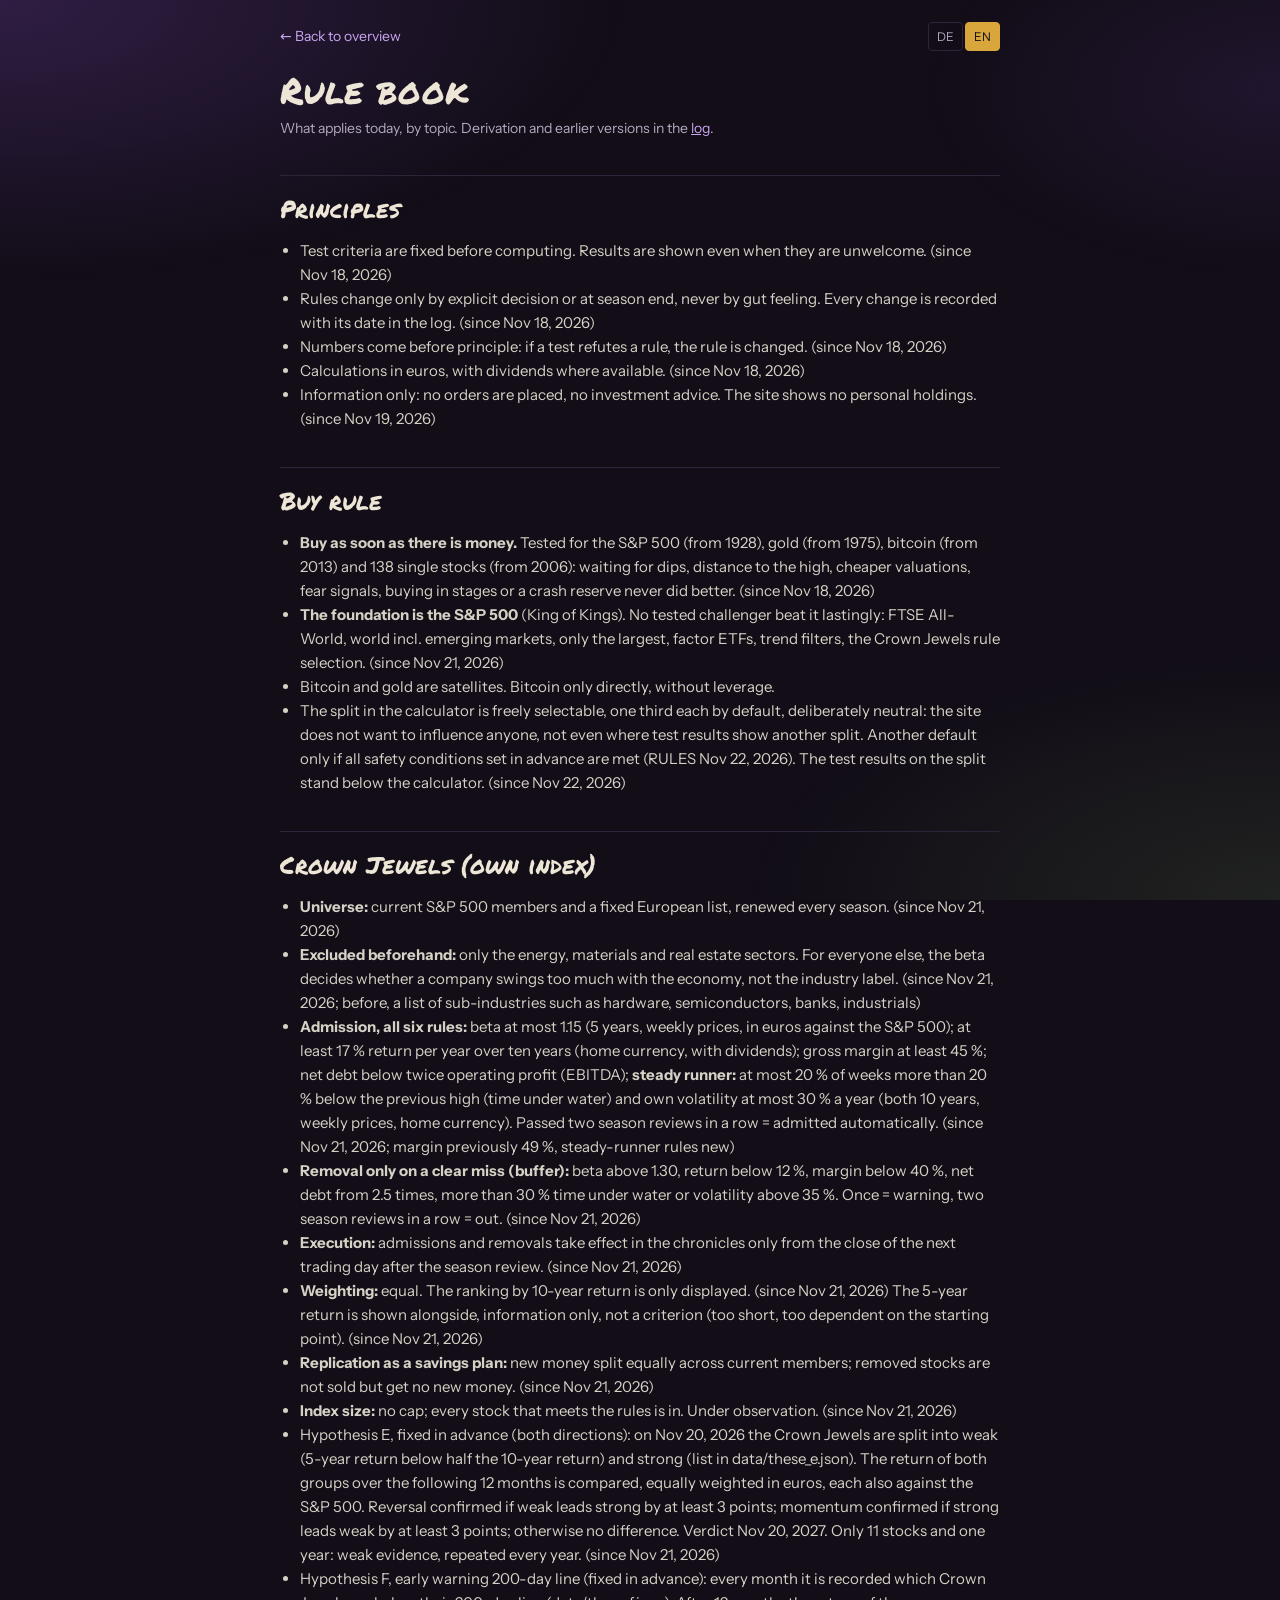
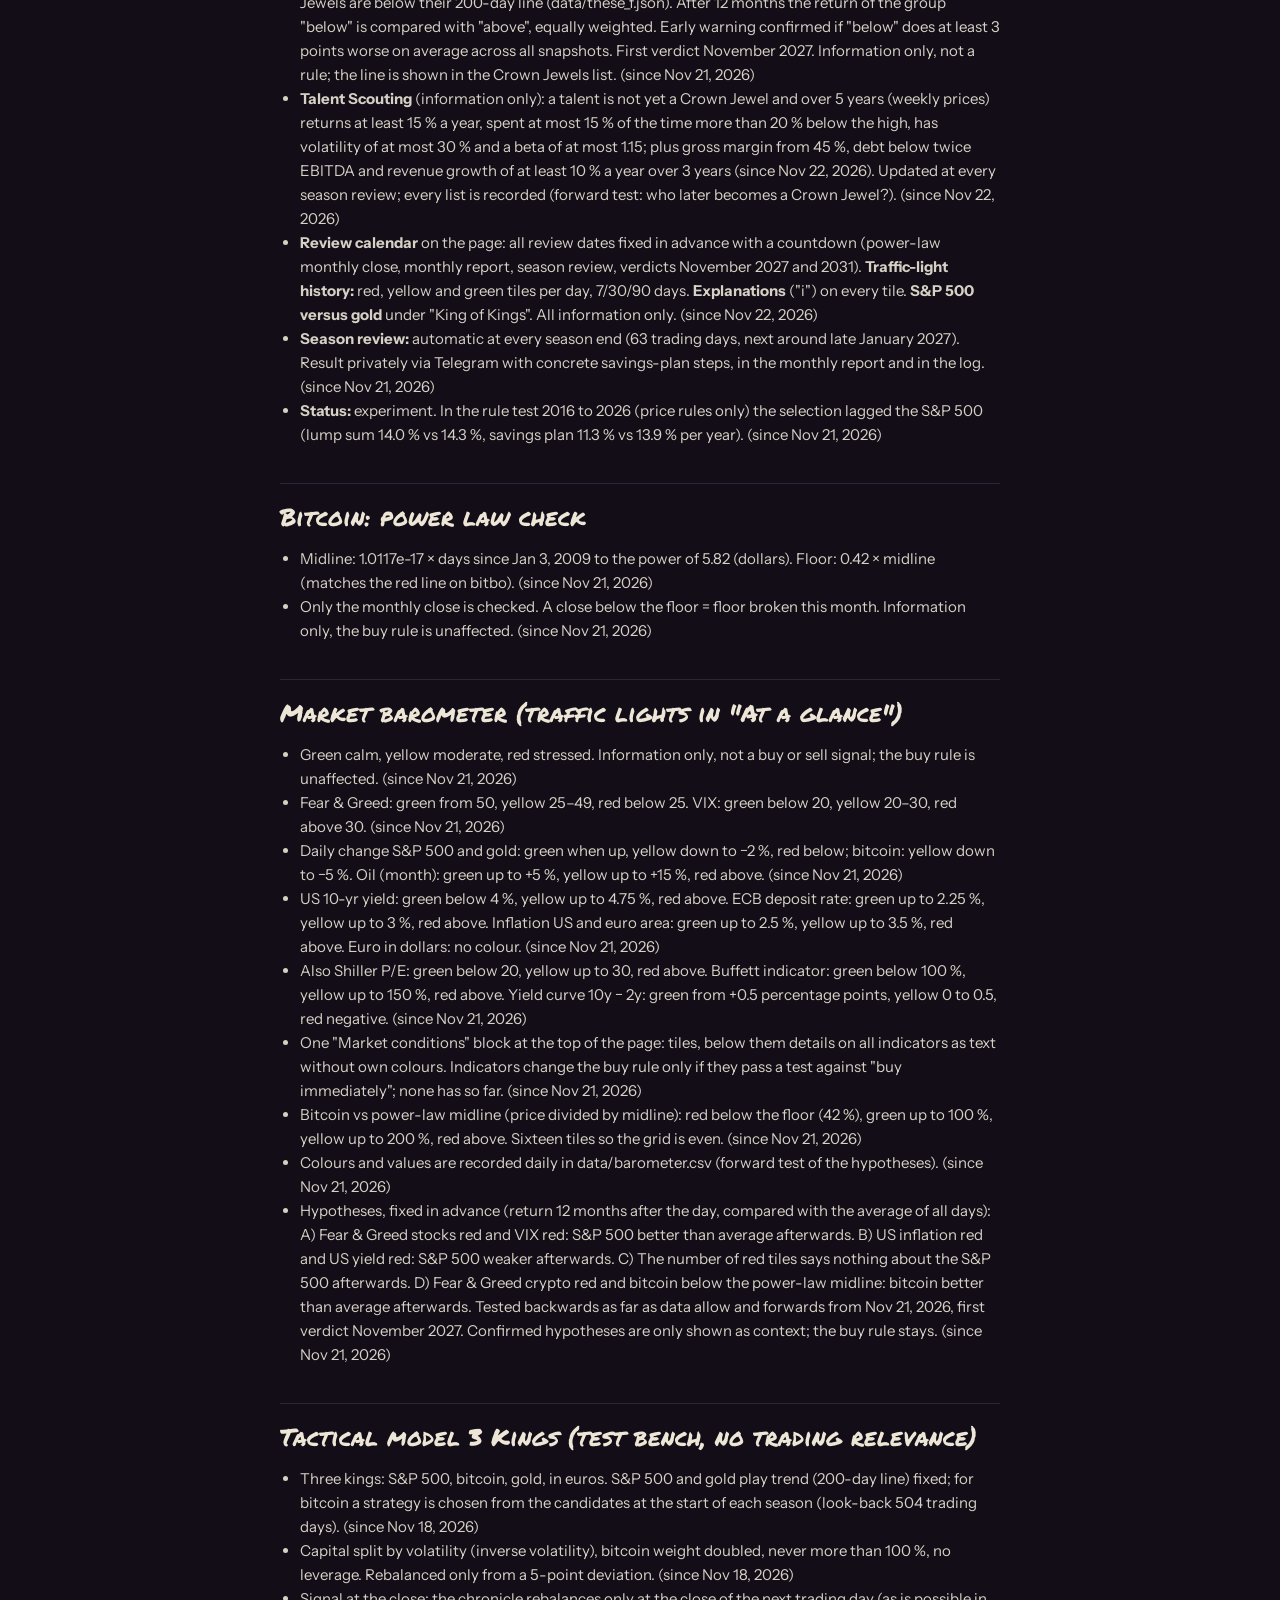
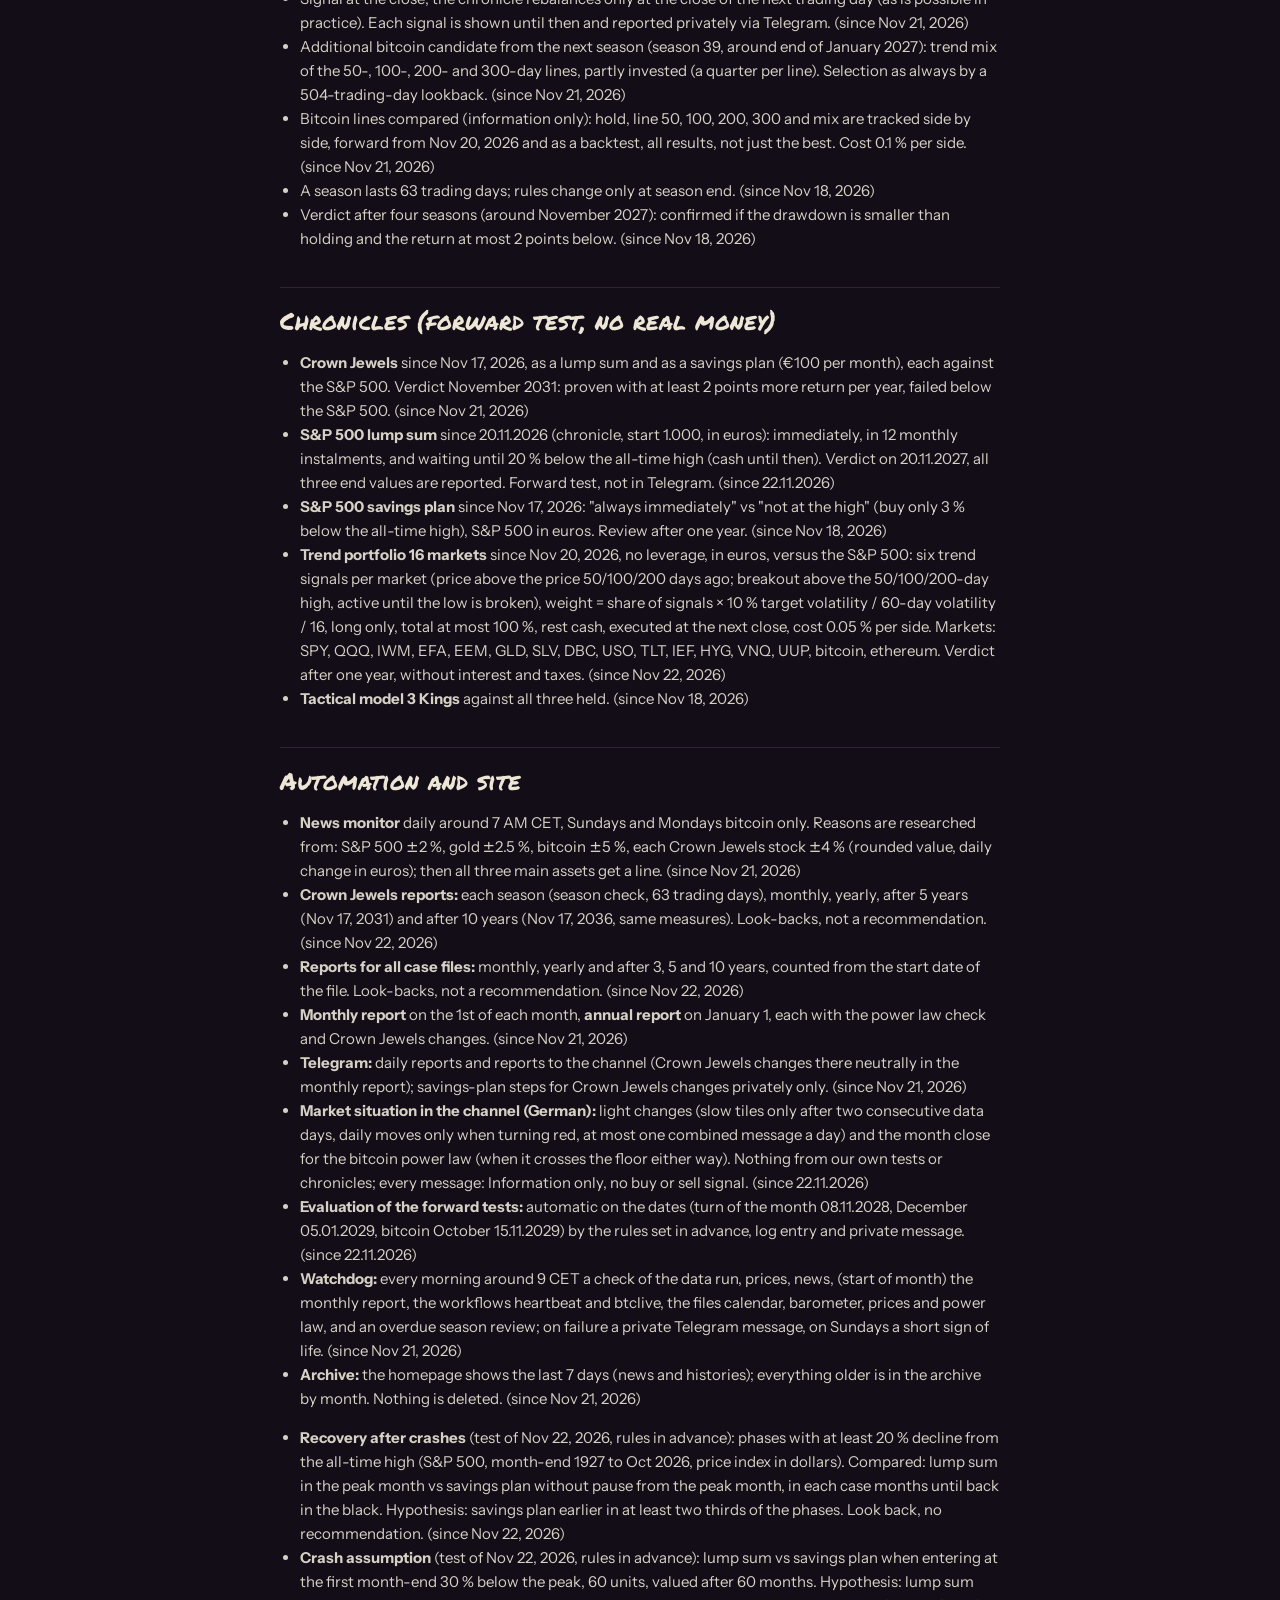
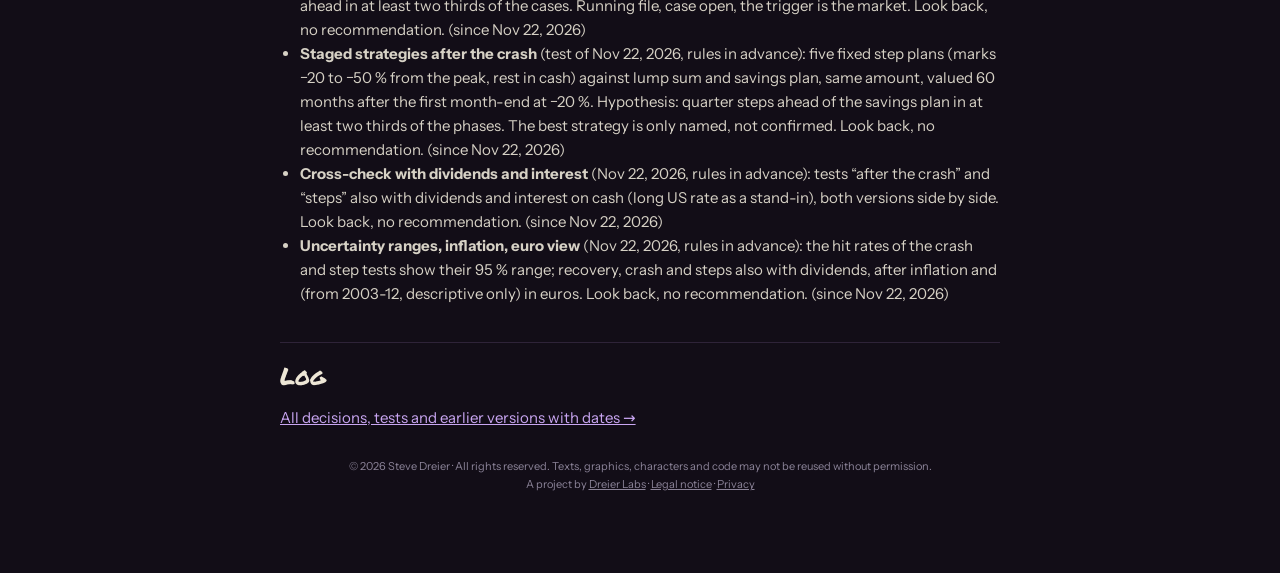
<file: site/regeln.html>
<!DOCTYPE html>
<html lang="de"><head><meta name="tdm-reservation" content="1"><meta charset="utf-8">
<meta name="viewport" content="width=device-width,initial-scale=1,viewport-fit=cover">
<meta name="robots" content="index,follow"><meta name="theme-color" content="#120D17"><link rel="stylesheet" href="fonts/fonts.css"><link rel="icon" href="favicon.ico" sizes="any"><link rel="icon" href="favicon.svg" type="image/svg+xml"><link rel="icon" href="favicon-32.png" type="image/png" sizes="32x32"><link rel="apple-touch-icon" href="apple-touch-icon.png"><title>3Kings · Regelbuch</title>
<style>
:root{--ink:#0F1218;--line:#262B37;--text:#E9E4D8;--mute:#8A8F9C;--gld:#D9B34A;
--serif:"Iowan Old Style","Palatino Linotype",Palatino,Georgia,serif;--sans:system-ui,-apple-system,"Segoe UI",sans-serif}
*{box-sizing:border-box}html{color-scheme:dark}
body{margin:0;background:var(--ink);color:var(--text);font:15px/1.6 var(--sans);-webkit-font-smoothing:antialiased;
padding:max(22px,env(safe-area-inset-top)) 18px max(40px,env(safe-area-inset-bottom))}
main{max-width:720px;margin:0 auto}
a{color:var(--gld)}
.back{display:inline-block;margin-bottom:18px;font-size:14px;text-decoration:none}
h1{font:600 36px/1.15 var(--serif);margin:0 0 6px}
.lead{color:var(--mute);font-size:14px;margin:0 0 28px}
h2{font:500 22px/1.25 var(--serif);margin:36px 0 8px;padding-top:18px;border-top:1px solid var(--line)}
h3{font:600 16px/1.3 var(--sans);margin:22px 0 6px}
p,li{color:#D6D1C5}ul{padding-left:20px}
code{font-size:13px;background:#171B24;padding:1px 5px;border-radius:3px}
.top{display:flex;justify-content:space-between;align-items:center;margin-bottom:18px}.top .back{margin:0}.lang{display:flex;gap:2px;font-size:12px}.lang a{color:var(--mute);text-decoration:none;padding:4px 8px;border:1px solid var(--line);border-radius:4px}.lang a.on{color:var(--ink);background:var(--gld);border-color:var(--gld)}
.totop{position:fixed;right:14px;bottom:max(16px,env(safe-area-inset-bottom));z-index:30;height:36px;padding:0 12px;border-radius:6px;border:1px solid var(--line);background:rgba(15,18,24,.9);-webkit-backdrop-filter:blur(6px);backdrop-filter:blur(6px);color:var(--gld);font-size:13px;display:flex;align-items:center;gap:6px;cursor:pointer;opacity:0;pointer-events:none;transition:opacity .2s}.totop.on{opacity:1;pointer-events:auto}.totop:focus-visible{outline:2px solid var(--gld);outline-offset:2px}@media(prefers-reduced-motion:reduce){.totop{transition:none}}
/* Hofnarr-Design 2026-11-22 */
:root{--ink:#120D17;--slate:#1B1422;--line:#2E2338;--text:#EDE6D6;--mute:#B3A9BF;--ok:#8BC26A;--warn:#E2B04A;--bad:#EE6B5E;--gld:#D9A63B;--violet:#7B4BB8;--jgreen:#8BC26A;
--display:"Permanent Marker","Comic Sans MS",cursive;--title:"Rubik Wet Paint","Permanent Marker",cursive;--serif:"Instrument Sans",system-ui,-apple-system,"Segoe UI",sans-serif;--sans:"Instrument Sans",system-ui,-apple-system,"Segoe UI",sans-serif}
body{background:var(--ink)}a{color:#C9A6F2}a:hover{color:#E4D2FA}
.totop{background:rgba(18,13,23,.92);color:var(--gld)}
h1{font-family:var(--display);font-weight:400;letter-spacing:.01em}
h2{font-family:var(--display);font-weight:400;font-size:24px}

/* Narren-Atmosphäre 2026-11-22 */
body::before{content:"";position:fixed;inset:0;z-index:-1;pointer-events:none;background:radial-gradient(70% 45% at 0% 0%,rgba(123,75,184,.28),transparent 70%),radial-gradient(60% 40% at 100% 100%,rgba(139,194,106,.12),transparent 70%),radial-gradient(40% 30% at 100% 10%,rgba(123,75,184,.14),transparent 70%)}
body{background:#120D17}
</style></head><body><button class="totop" id="totop" type="button"><svg viewBox="0 0 12 12" width="12" height="12" aria-hidden="true"><path d="M6 10V2M2.5 5.5 6 2l3.5 3.5" fill="none" stroke="currentColor" stroke-width="1.5" stroke-linecap="round" stroke-linejoin="round"/></svg><span id="totopl">Nach oben</span></button>
<main>
<div class="top"><a class="back" id="back" href="./">← Zurück zur Übersicht</a><span class="lang"><a href="?lang=de" id="lde">DE</a><a href="?lang=en" id="len">EN</a></span></div>
<h1 id="ttl">Regelbuch</h1>
<p class="lead" id="lead">Was heute gilt, nach Themen. Herleitung und frühere Fassungen im <a href="protokoll.html" id="pk">Protokoll</a>.</p>
<div id="doc">…</div>
</main>
<script src="js/regeln-1.js"></script><script src="js/regeln-2.js"></script><script src="js/regeln-3.js"></script></body></html>
</file>
<file: site/fonts/fonts.css>
@font-face{font-family:"Permanent Marker";font-style:normal;font-weight:400;font-display:swap;src:url(permanent-marker-latin-400-normal.woff2) format("woff2")}
@font-face{font-family:"Finger Paint";font-style:normal;font-weight:400;font-display:swap;src:url(finger-paint-latin-400-normal.woff2) format("woff2")}
@font-face{font-family:"Rubik Wet Paint";font-style:normal;font-weight:400;font-display:swap;src:url(rubik-wet-paint-latin-400-normal.woff2) format("woff2")}
@font-face{font-family:"Special Elite";font-style:normal;font-weight:400;font-display:swap;src:url(special-elite-latin-400-normal.woff2) format("woff2")}
@font-face{font-family:"Instrument Sans";font-style:normal;font-weight:400;font-display:swap;src:url(instrument-sans-latin-400-normal.woff2) format("woff2")}
@font-face{font-family:"Instrument Sans";font-style:normal;font-weight:500;font-display:swap;src:url(instrument-sans-latin-500-normal.woff2) format("woff2")}
@font-face{font-family:"Instrument Sans";font-style:normal;font-weight:600;font-display:swap;src:url(instrument-sans-latin-600-normal.woff2) format("woff2")}
@font-face{font-family:"Instrument Sans";font-style:normal;font-weight:700;font-display:swap;src:url(instrument-sans-latin-700-normal.woff2) format("woff2")}
</file>
